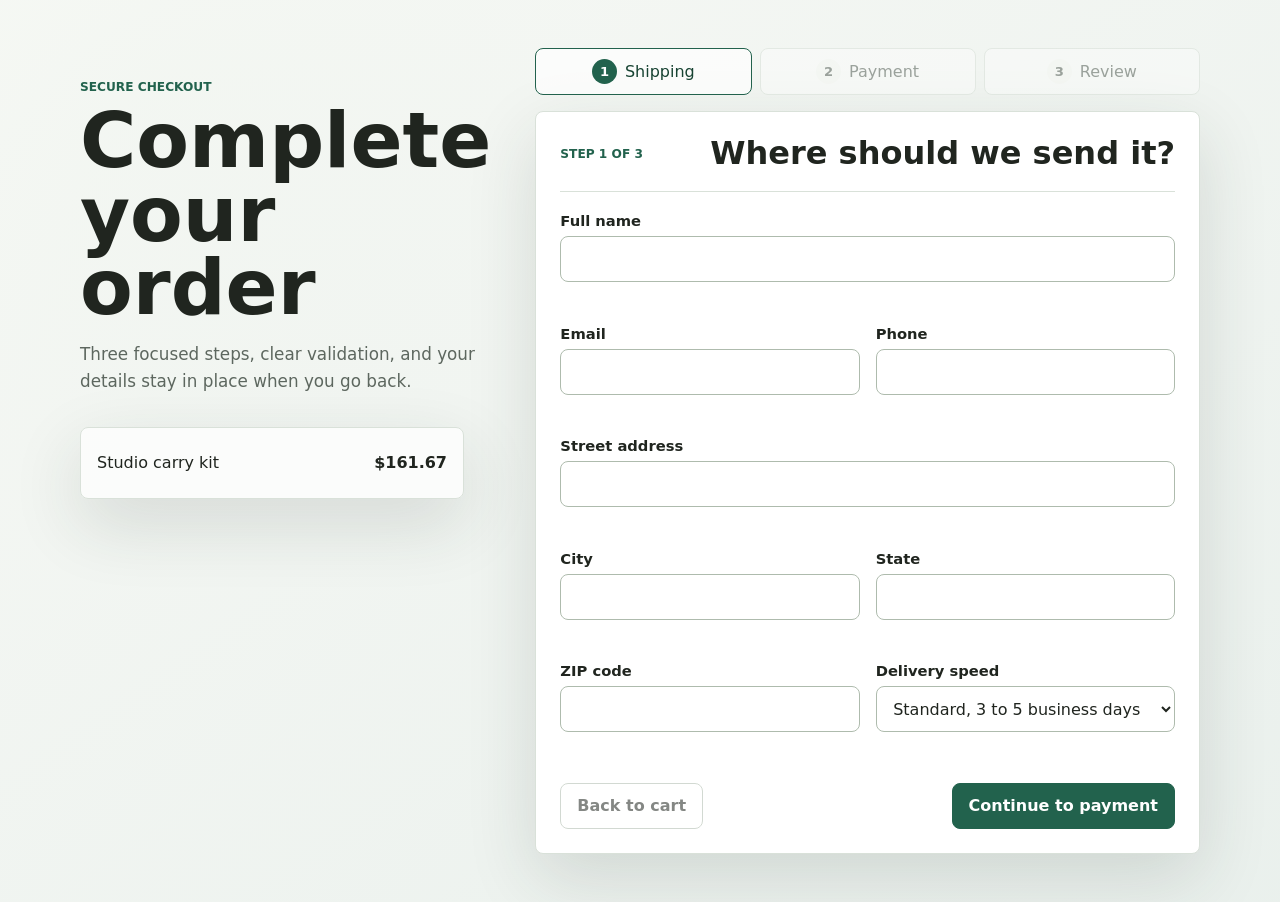
<file: checkout-form/index.html>
<!doctype html>
<html lang="en">
  <head>
    <meta charset="utf-8">
    <meta name="viewport" content="width=device-width, initial-scale=1">
    <title>Checkout Flow</title>
    <link rel="stylesheet" href="./styles.css">
  </head>
  <body>
    <main class="checkout" aria-labelledby="checkout-title">
      <section class="intro" aria-label="Checkout summary">
        <p class="kicker">Secure checkout</p>
        <h1 id="checkout-title">Complete your order</h1>
        <p class="lede">Three focused steps, clear validation, and your details stay in place when you go back.</p>

        <div class="order-strip" aria-label="Order total">
          <span>Studio carry kit</span>
          <strong data-order-total>$184.00</strong>
        </div>
      </section>

      <section class="workspace" aria-label="Checkout form">
        <ol class="stepper" aria-label="Checkout progress">
          <li>
            <button class="step-tab is-active" type="button" data-step-target="0" aria-current="step">
              <span>1</span>
              Shipping
            </button>
          </li>
          <li>
            <button class="step-tab" type="button" data-step-target="1" aria-disabled="true">
              <span>2</span>
              Payment
            </button>
          </li>
          <li>
            <button class="step-tab" type="button" data-step-target="2" aria-disabled="true">
              <span>3</span>
              Review
            </button>
          </li>
        </ol>

        <form id="checkout-form" novalidate>
          <div id="error-summary" class="error-summary" tabindex="-1" hidden></div>
          <p id="status-message" class="sr-only" aria-live="polite"></p>

          <section class="form-step is-active" data-step="0" aria-labelledby="shipping-title">
            <div class="section-heading">
              <p class="eyebrow">Step 1 of 3</p>
              <h2 id="shipping-title">Where should we send it?</h2>
            </div>

            <div class="field-grid">
              <div class="field span-2">
                <label for="fullName">Full name</label>
                <input id="fullName" name="fullName" autocomplete="name" required>
                <p class="field-error" id="fullName-error"></p>
              </div>

              <div class="field">
                <label for="email">Email</label>
                <input id="email" name="email" type="email" autocomplete="email" required>
                <p class="field-error" id="email-error"></p>
              </div>

              <div class="field">
                <label for="phone">Phone</label>
                <input id="phone" name="phone" type="tel" autocomplete="tel" required>
                <p class="field-error" id="phone-error"></p>
              </div>

              <div class="field span-2">
                <label for="address">Street address</label>
                <input id="address" name="address" autocomplete="shipping street-address" required>
                <p class="field-error" id="address-error"></p>
              </div>

              <div class="field">
                <label for="city">City</label>
                <input id="city" name="city" autocomplete="shipping address-level2" required>
                <p class="field-error" id="city-error"></p>
              </div>

              <div class="field">
                <label for="region">State</label>
                <input id="region" name="region" autocomplete="shipping address-level1" required maxlength="40">
                <p class="field-error" id="region-error"></p>
              </div>

              <div class="field">
                <label for="postalCode">ZIP code</label>
                <input id="postalCode" name="postalCode" inputmode="numeric" autocomplete="shipping postal-code" required pattern="^[0-9]{5}(-[0-9]{4})?$">
                <p class="field-error" id="postalCode-error"></p>
              </div>

              <div class="field">
                <label for="delivery">Delivery speed</label>
                <select id="delivery" name="delivery" required>
                  <option value="standard">Standard, 3 to 5 business days</option>
                  <option value="express">Express, 1 to 2 business days</option>
                </select>
                <p class="field-error" id="delivery-error"></p>
              </div>
            </div>
          </section>

          <section class="form-step" data-step="1" aria-labelledby="payment-title" hidden>
            <div class="section-heading">
              <p class="eyebrow">Step 2 of 3</p>
              <h2 id="payment-title">Add payment details</h2>
            </div>

            <div class="field-grid">
              <div class="field span-2">
                <label for="cardName">Name on card</label>
                <input id="cardName" name="cardName" autocomplete="cc-name" required>
                <p class="field-error" id="cardName-error"></p>
              </div>

              <div class="field span-2">
                <label for="cardNumber">Card number</label>
                <input id="cardNumber" name="cardNumber" inputmode="numeric" autocomplete="cc-number" required maxlength="19">
                <p class="field-error" id="cardNumber-error"></p>
              </div>

              <div class="field">
                <label for="expiry">Expiration</label>
                <input id="expiry" name="expiry" inputmode="numeric" autocomplete="cc-exp" required maxlength="5">
                <p class="field-error" id="expiry-error"></p>
              </div>

              <div class="field">
                <label for="cvc">Security code</label>
                <input id="cvc" name="cvc" inputmode="numeric" autocomplete="cc-csc" required maxlength="4">
                <p class="field-error" id="cvc-error"></p>
              </div>

              <label class="check-row span-2" for="billingSame">
                <input id="billingSame" name="billingSame" type="checkbox" checked>
                <span>Billing address is the same as shipping</span>
              </label>
            </div>
          </section>

          <section class="form-step" data-step="2" aria-labelledby="review-title" hidden>
            <div class="section-heading">
              <p class="eyebrow">Step 3 of 3</p>
              <h2 id="review-title">Review and place order</h2>
            </div>

            <div class="review-grid">
              <article class="review-block">
                <h3>Shipping</h3>
                <dl id="shipping-review"></dl>
              </article>
              <article class="review-block">
                <h3>Payment</h3>
                <dl id="payment-review"></dl>
              </article>
              <article class="review-block order-block">
                <h3>Order</h3>
                <ul class="line-items" id="line-items"></ul>
                <dl class="totals" id="totals"></dl>
              </article>
            </div>
          </section>

          <section class="success-panel" id="success-panel" tabindex="-1" hidden>
            <p class="eyebrow">Order placed</p>
            <h2>Thanks. Your receipt is ready.</h2>
            <p>We sent the confirmation to <span id="success-email"></span>. You can still go back to review the information on this page.</p>
          </section>

          <div class="actions">
            <button class="secondary-button" id="back-button" type="button">Back</button>
            <button class="primary-button" id="next-button" type="submit">Continue to payment</button>
          </div>
        </form>
      </section>
    </main>

    <script src="./app.js"></script>
  </body>
</html>
</file>
<file: checkout-form/styles.css>
:root {
  color-scheme: light;
  --surface: #f6f8f4;
  --panel: #ffffff;
  --ink: #20251f;
  --muted: #5d675f;
  --line: #d9e1d9;
  --line-strong: #aebbad;
  --accent: #22624d;
  --accent-strong: #174332;
  --accent-soft: #dbece3;
  --danger: #a9342f;
  --danger-soft: #f8dfdc;
  --focus: #f0b429;
  --shadow: 0 24px 70px rgb(34 52 41 / 14%);
  --radius: 8px;
  --duration: 160ms;
}

* {
  box-sizing: border-box;
}

body {
  margin: 0;
  min-block-size: 100dvh;
  background:
    linear-gradient(145deg, rgb(246 248 244 / 96%), rgb(232 239 235 / 92%)),
    radial-gradient(circle at 12% 12%, #cde7d5 0, transparent 28rem);
  color: var(--ink);
  font-family: ui-sans-serif, system-ui, -apple-system, BlinkMacSystemFont, "Segoe UI", sans-serif;
}

button,
input,
select {
  font: inherit;
}

.checkout {
  display: grid;
  grid-template-columns: minmax(16rem, 0.76fr) minmax(20rem, 1.24fr);
  gap: clamp(1.25rem, 4vw, 3rem);
  inline-size: min(72rem, 100%);
  margin-inline: auto;
  padding-block: clamp(1rem, 4vw, 3rem);
  padding-inline: max(1rem, env(safe-area-inset-left));
}

.intro {
  align-self: start;
  padding-block-start: clamp(0.5rem, 4vw, 2rem);
}

.kicker,
.eyebrow {
  margin: 0 0 0.625rem;
  color: var(--accent);
  font-size: 0.76rem;
  font-weight: 800;
  letter-spacing: 0;
  text-transform: uppercase;
}

h1,
h2,
h3,
p {
  margin-block-start: 0;
}

h1 {
  max-inline-size: 10ch;
  margin-block-end: 1rem;
  font-size: clamp(2.4rem, 6vw, 5.8rem);
  line-height: 0.96;
  letter-spacing: 0;
}

h2 {
  margin-block-end: 0;
  font-size: clamp(1.45rem, 3vw, 2rem);
  line-height: 1.1;
  letter-spacing: 0;
}

h3 {
  margin-block-end: 0.875rem;
  font-size: 1rem;
}

.lede {
  max-inline-size: 32rem;
  color: var(--muted);
  font-size: 1.05rem;
  line-height: 1.6;
}

.order-strip {
  display: flex;
  align-items: center;
  justify-content: space-between;
  gap: 1rem;
  inline-size: min(100%, 24rem);
  min-block-size: 4.5rem;
  margin-block-start: 2rem;
  padding-block: 1rem;
  padding-inline: 1rem;
  border: 1px solid var(--line);
  border-radius: var(--radius);
  background: rgb(255 255 255 / 74%);
  box-shadow: var(--shadow);
}

.workspace {
  min-inline-size: 0;
}

.stepper {
  display: grid;
  grid-template-columns: repeat(3, minmax(0, 1fr));
  gap: 0.5rem;
  margin: 0 0 1rem;
  padding: 0;
  list-style: none;
}

.step-tab {
  display: flex;
  align-items: center;
  justify-content: center;
  gap: 0.5rem;
  inline-size: 100%;
  min-block-size: 44px;
  padding-block: 0.625rem;
  padding-inline: 0.75rem;
  border: 1px solid var(--line);
  border-radius: var(--radius);
  background: rgb(255 255 255 / 68%);
  color: var(--muted);
  cursor: pointer;
  transition: border-color var(--duration) ease, color var(--duration) ease, transform var(--duration) ease;
}

.step-tab span {
  display: inline-grid;
  place-items: center;
  inline-size: 1.55rem;
  block-size: 1.55rem;
  border-radius: 999px;
  background: var(--surface);
  color: inherit;
  font-size: 0.82rem;
  font-weight: 800;
}

.step-tab.is-active,
.step-tab.is-complete {
  border-color: var(--accent);
  color: var(--accent-strong);
}

.step-tab.is-active span,
.step-tab.is-complete span {
  background: var(--accent);
  color: #ffffff;
}

.step-tab[aria-disabled="true"] {
  cursor: not-allowed;
  opacity: 0.58;
}

#checkout-form {
  display: grid;
  gap: 1rem;
  padding-block: clamp(1rem, 3vw, 1.5rem);
  padding-inline: clamp(1rem, 3vw, 1.5rem);
  border: 1px solid var(--line);
  border-radius: var(--radius);
  background: var(--panel);
  box-shadow: var(--shadow);
}

.section-heading {
  display: flex;
  align-items: end;
  justify-content: space-between;
  gap: 1rem;
  padding-block-end: 1.25rem;
  border-block-end: 1px solid var(--line);
}

.form-step {
  animation: step-in var(--duration) ease both;
}

.field-grid {
  display: grid;
  grid-template-columns: repeat(2, minmax(0, 1fr));
  gap: 1rem;
  margin-block-start: 1.25rem;
}

.span-2 {
  grid-column: 1 / -1;
}

.field {
  display: grid;
  gap: 0.45rem;
}

label,
.check-row {
  color: var(--ink);
  font-size: 0.92rem;
  font-weight: 740;
}

input,
select {
  inline-size: 100%;
  min-block-size: 46px;
  padding-block: 0.68rem;
  padding-inline: 0.78rem;
  border: 1px solid var(--line-strong);
  border-radius: var(--radius);
  background: #ffffff;
  color: var(--ink);
}

input[aria-invalid="true"],
select[aria-invalid="true"] {
  border-color: var(--danger);
  background: #fffafa;
}

.field-error {
  min-block-size: 1.2rem;
  margin: 0;
  color: var(--danger);
  font-size: 0.84rem;
  line-height: 1.4;
}

.check-row {
  display: flex;
  align-items: start;
  gap: 0.7rem;
  min-block-size: 44px;
  padding-block: 0.75rem;
  padding-inline: 0.8rem;
  border: 1px solid var(--line);
  border-radius: var(--radius);
  background: var(--surface);
}

.check-row input {
  inline-size: 1.1rem;
  min-block-size: 1.1rem;
  margin-block-start: 0.08rem;
  accent-color: var(--accent);
}

.error-summary {
  padding-block: 0.85rem;
  padding-inline: 1rem;
  border: 1px solid var(--danger);
  border-radius: var(--radius);
  background: var(--danger-soft);
  color: #651b18;
}

.error-summary p {
  margin: 0 0 0.5rem;
  font-weight: 800;
}

.error-summary ul {
  margin-block: 0;
  padding-inline-start: 1.2rem;
}

.error-summary a {
  color: inherit;
}

.review-grid {
  display: grid;
  grid-template-columns: repeat(2, minmax(0, 1fr));
  gap: 1rem;
  margin-block-start: 1.25rem;
}

.review-block {
  padding-block: 1rem;
  padding-inline: 1rem;
  border: 1px solid var(--line);
  border-radius: var(--radius);
}

.order-block {
  grid-column: 1 / -1;
}

dl,
.line-items {
  margin: 0;
}

.review-block dl,
.totals {
  display: grid;
  gap: 0.65rem;
}

.review-row,
.line-items li,
.total-row {
  display: flex;
  justify-content: space-between;
  gap: 1rem;
  padding-block: 0.45rem;
  border-block-end: 1px solid var(--line);
}

.review-row dt,
.total-row dt {
  color: var(--muted);
}

.review-row dd,
.total-row dd {
  margin: 0;
  text-align: end;
  overflow-wrap: anywhere;
}

.line-items {
  padding: 0;
  list-style: none;
}

.line-items li strong {
  display: block;
}

.success-panel {
  padding-block: 1.1rem;
  padding-inline: 1.1rem;
  border: 1px solid var(--accent);
  border-radius: var(--radius);
  background: var(--accent-soft);
}

.success-panel h2 {
  margin-block-end: 0.5rem;
}

.actions {
  display: flex;
  justify-content: space-between;
  gap: 0.75rem;
  padding-block-start: 0.5rem;
}

.primary-button,
.secondary-button {
  min-block-size: 46px;
  padding-block: 0.72rem;
  padding-inline: 1rem;
  border-radius: var(--radius);
  font-weight: 800;
  cursor: pointer;
  transition: background var(--duration) ease, border-color var(--duration) ease, transform var(--duration) ease;
}

.primary-button {
  border: 1px solid var(--accent);
  background: var(--accent);
  color: #ffffff;
}

.secondary-button {
  border: 1px solid var(--line-strong);
  background: #ffffff;
  color: var(--ink);
}

.primary-button[aria-disabled="true"],
.secondary-button[aria-disabled="true"] {
  cursor: not-allowed;
  opacity: 0.55;
}

@media (hover: hover) {
  .step-tab:not([aria-disabled="true"]):hover,
  .primary-button:hover,
  .secondary-button:not([aria-disabled="true"]):hover {
    transform: translateY(-1px);
  }

  .primary-button:hover {
    background: var(--accent-strong);
  }
}

button:focus-visible,
input:focus-visible,
select:focus-visible,
.error-summary:focus-visible,
.success-panel:focus-visible {
  outline: 3px solid var(--focus);
  outline-offset: 2px;
}

button:active {
  transform: translateY(0) scale(0.99);
}

.sr-only {
  position: absolute;
  inline-size: 1px;
  block-size: 1px;
  padding: 0;
  margin: -1px;
  overflow: hidden;
  clip-path: inset(50%);
  white-space: nowrap;
}

@keyframes step-in {
  from {
    opacity: 0;
    transform: translateY(0.35rem);
  }
  to {
    opacity: 1;
    transform: translateY(0);
  }
}

@media (prefers-reduced-motion: reduce) {
  *,
  *::before,
  *::after {
    animation-duration: 1ms !important;
    animation-iteration-count: 1 !important;
    scroll-behavior: auto !important;
    transition-duration: 1ms !important;
  }
}

@media (forced-colors: active) {
  .primary-button,
  .step-tab.is-active span,
  .step-tab.is-complete span {
    border-color: ButtonText;
  }
}

@media (max-width: 48rem) {
  .checkout {
    grid-template-columns: 1fr;
  }

  h1 {
    max-inline-size: 13ch;
  }

  .stepper,
  .field-grid,
  .review-grid {
    grid-template-columns: 1fr;
  }

  .span-2,
  .order-block {
    grid-column: auto;
  }

  .section-heading,
  .actions,
  .review-row,
  .line-items li,
  .total-row {
    align-items: stretch;
    flex-direction: column;
  }

  .primary-button,
  .secondary-button {
    inline-size: 100%;
  }

  .review-row dd,
  .total-row dd {
    text-align: start;
  }
}
</file>
